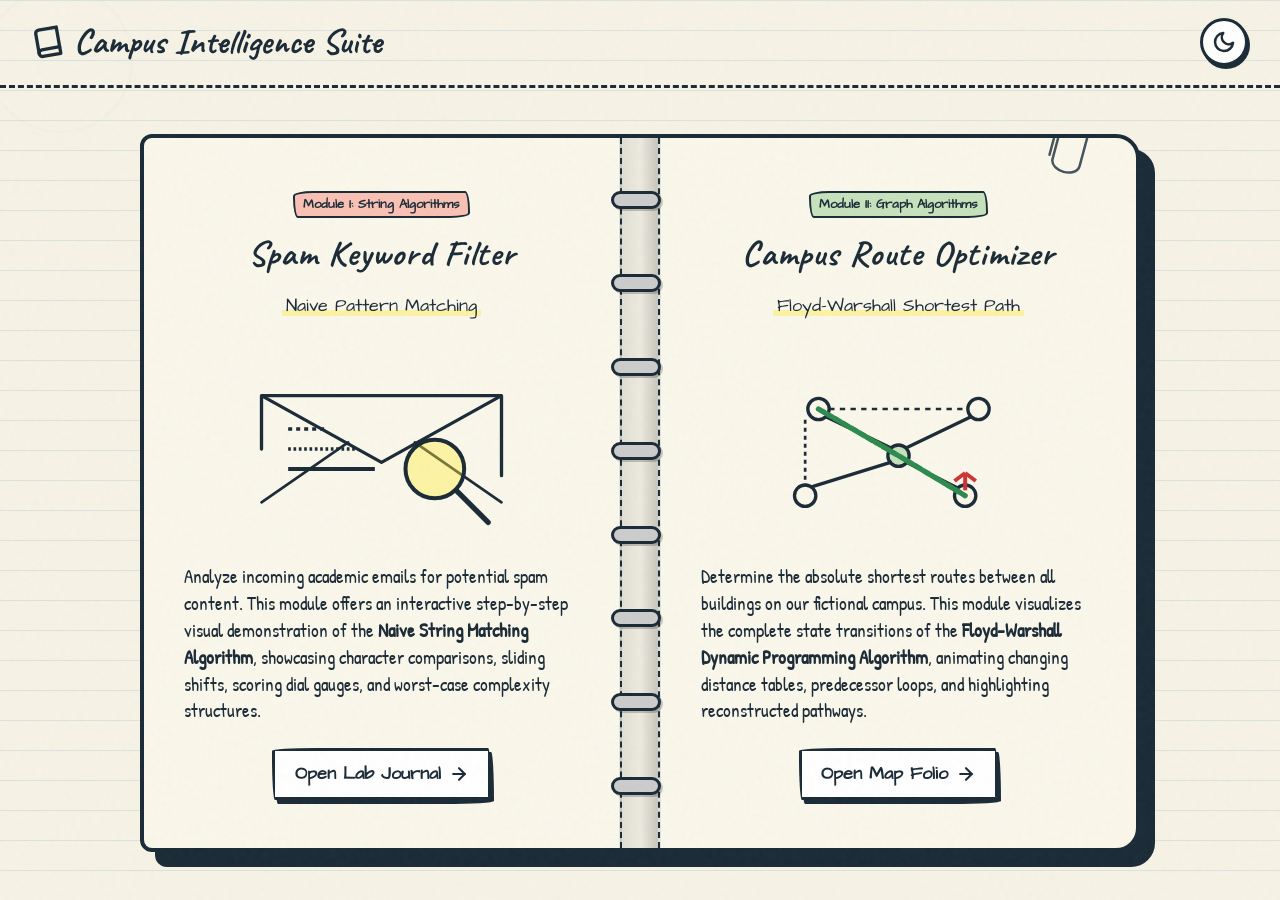
<file: index.html>
<!DOCTYPE html>
<html lang="en">
<head>
  <meta charset="UTF-8">
  <meta name="viewport" content="width=device-width, initial-scale=1.0">
  <title>Campus Intelligence Suite</title>
  <meta name="description" content="A vintage notebook-themed university suite for Spam Keyword Filtering (Naive String Matching) and Campus Route Optimization (Floyd-Warshall Algorithm).">
  <!-- Shared Style -->
  <link rel="stylesheet" href="shared/shared.css">
  <style>
    /* Unique styles for Landing Page Cover & Inner Page */
    .desk-container {
      display: flex;
      justify-content: center;
      align-items: center;
      min-height: 90vh;
      padding: 2rem 1rem;
    }

    .notebook {
      width: 1000px;
      max-width: 100%;
      min-height: 600px;
      background: var(--card-bg);
      border: 4px solid var(--ink-color);
      border-radius: 12px 24px 24px 12px;
      box-shadow: 15px 15px 0 var(--ink-color);
      display: flex;
      flex-direction: row;
      position: relative;
      overflow: hidden;
      transition: transform 0.3s ease, box-shadow 0.3s ease, background-color var(--transition-speed);
    }

    /* Central binding spirals */
    .notebook-binding {
      width: 40px;
      background: linear-gradient(90deg, rgba(0,0,0,0.1) 0%, rgba(0,0,0,0.05) 50%, rgba(0,0,0,0.2) 100%);
      border-left: 2px dashed var(--ink-color);
      border-right: 2px dashed var(--ink-color);
      position: relative;
      display: flex;
      flex-direction: column;
      justify-content: space-around;
      align-items: center;
      padding: 20px 0;
      z-index: 10;
    }

    .spiral-ring {
      width: 50px;
      height: 18px;
      border: 3px solid var(--ink-color);
      border-radius: 10px;
      background: #ccc;
      box-shadow: 2px 2px 0 rgba(0,0,0,0.2);
      transform: translateX(-4px);
    }
    
    [data-theme="dark"] .spiral-ring {
      background: #1c305c;
      border-color: var(--ink-color);
    }

    .notebook-page {
      flex: 1;
      padding: 3rem 2.5rem;
      display: flex;
      flex-direction: column;
      justify-content: space-between;
      position: relative;
    }

    .notebook-page.left-page {
      border-right: 1px solid var(--paper-line);
    }

    .notebook-page.right-page {
      border-left: 1px solid var(--paper-line);
    }

    /* Header styling */
    .university-header {
      text-align: center;
      margin-bottom: 2rem;
      border-bottom: 2px double var(--ink-color);
      padding-bottom: 1.5rem;
      position: relative;
    }

    .university-header h2 {
      font-size: 2.8rem;
      line-height: 1.1;
      margin-bottom: 0.5rem;
    }

    .university-header p {
      font-family: var(--font-ui);
      font-size: 1rem;
      letter-spacing: 2px;
      text-transform: uppercase;
      opacity: 0.8;
    }

    /* Illustrations styling */
    .illus-box {
      width: 100%;
      height: 180px;
      display: flex;
      justify-content: center;
      align-items: center;
      margin: 1.5rem 0;
      position: relative;
    }

    .illus-box svg {
      width: 100%;
      height: 100%;
      max-height: 160px;
      fill: none;
      stroke: var(--ink-color);
      stroke-width: 2;
    }

    .module-card {
      text-align: center;
      height: 100%;
      display: flex;
      flex-direction: column;
      justify-content: space-between;
      align-items: center;
    }

    .module-card h3 {
      font-size: 2.2rem;
      margin-bottom: 0.5rem;
      position: relative;
    }

    .module-card p.description {
      font-size: 1.2rem;
      margin-bottom: 1.5rem;
      line-height: 1.4;
      text-align: left;
    }

    /* Doodles & Ink Rings */
    .coffee-stain {
      top: -30px;
      left: -30px;
      width: 180px;
      height: 180px;
      opacity: 0.12;
    }
    
    [data-theme="dark"] .coffee-stain {
      opacity: 0.04;
    }

    .clip-art {
      position: absolute;
      top: -20px;
      right: 40px;
      width: 50px;
      height: 60px;
      transform: rotate(15deg);
      opacity: 0.8;
    }

    /* Responsive adjustments */
    @media (max-width: 900px) {
      .notebook {
        flex-direction: column;
        border-radius: 12px;
        box-shadow: 10px 10px 0 var(--ink-color);
      }
      .notebook-binding {
        width: 100%;
        height: 30px;
        flex-direction: row;
        border-left: none;
        border-right: none;
        border-top: 2px dashed var(--ink-color);
        border-bottom: 2px dashed var(--ink-color);
        padding: 0 20px;
      }
      .spiral-ring {
        width: 18px;
        height: 40px;
        transform: translateY(-4px);
      }
      .notebook-page.left-page {
        border-right: none;
        border-bottom: 2px dashed var(--paper-line);
      }
      .notebook-page.right-page {
        border-left: none;
        border-top: 2px dashed var(--paper-line);
      }
      .notebook-page {
        padding: 2.5rem 1.5rem;
      }
    }
  </style>
</head>
<body>

  <!-- Texture overlay -->
  <div class="paper-texture"></div>

  <!-- Header / Navigation -->
  <nav class="navbar">
    <a href="#" class="brand">
      <svg width="32" height="32" viewBox="0 0 24 24" fill="none" stroke="currentColor" stroke-width="2.5" stroke-linecap="round" stroke-linejoin="round" style="transform: rotate(-10deg);">
        <path d="M4 19.5A2.5 2.5 0 0 1 6.5 17H20"></path>
        <path d="M6.5 2H20v20H6.5A2.5 2.5 0 0 1 4 19.5v-15A2.5 2.5 0 0 1 6.5 2z"></path>
      </svg>
      Campus Intelligence Suite
    </a>
    <div class="nav-controls">
      <button class="theme-toggle" aria-label="Toggle Theme"></button>
    </div>
  </nav>

  <!-- Notebook container on a desk -->
  <div class="desk-container">
    <div class="notebook">
      <!-- Left Page: Spam Keyword Filter -->
      <div class="notebook-page left-page">
        <!-- Ruled notebook line effects inside page -->
        <div class="notebook-margin-line"></div>
        
        <div class="module-card">
          <div>
            <span class="badge" style="background-color: var(--marker-red); margin-bottom: 10px; display: inline-block;">Module I: String Algorithms</span>
            <h3>Spam Keyword Filter</h3>
            <p class="highlight-marker" style="font-family: var(--font-ui); font-size: 1.1rem; display: inline-block; margin-bottom: 1rem;">Naive Pattern Matching</p>
            
            <div class="illus-box">
              <!-- Hand-drawn Mail Envelope with a magnifying glass search -->
              <svg viewBox="0 0 200 120" xmlns="http://www.w3.org/2000/svg">
                <!-- Envelope -->
                <path d="M10 20 H190 V100 H10 Z" style="stroke-dasharray: 240; stroke-dashoffset: 0; stroke-width: 2.5; stroke-linecap: round; stroke-linejoin: round; fill: var(--card-bg);" />
                <!-- Envelope flaps -->
                <path d="M10 20 L100 70 L190 20" style="stroke-width: 2.5; stroke-linejoin: round;" />
                <path d="M10 100 L75 55" style="stroke-width: 2; stroke-linecap: round;" />
                <path d="M190 100 L125 55" style="stroke-width: 2; stroke-linecap: round;" />
                <!-- Magnifying Glass -->
                <circle cx="140" cy="75" r="22" style="stroke-width: 3; fill: var(--marker-yellow);" />
                <line x1="156" y1="91" x2="180" y2="115" style="stroke-width: 4; stroke-linecap: round;" />
                <!-- Sketchy keyword lines representing scan -->
                <line x1="30" y1="45" x2="60" y2="45" style="stroke-width: 2.5; stroke-dasharray: 3 3;" />
                <line x1="30" y1="60" x2="80" y2="60" style="stroke-width: 2.5; stroke-dasharray: 2 2;" />
                <line x1="30" y1="75" x2="95" y2="75" style="stroke-width: 3;" />
              </svg>
            </div>
            
            <p class="description">
              Analyze incoming academic emails for potential spam content. This module offers an interactive step-by-step visual demonstration of the <strong>Naive String Matching Algorithm</strong>, showcasing character comparisons, sliding shifts, scoring dial gauges, and worst-case complexity structures.
            </p>
          </div>
          
          <a href="spam-filter/index.html" class="sketch-btn btn-red nav-transition">
            Open Lab Journal
            <svg width="20" height="20" viewBox="0 0 24 24" fill="none" stroke="currentColor" stroke-width="2.5" stroke-linecap="round" stroke-linejoin="round"><line x1="5" y1="12" x2="19" y2="12"></line><polyline points="12 5 19 12 12 19"></polyline></svg>
          </a>
        </div>
      </div>

      <!-- Centered Binding spirals -->
      <div class="notebook-binding">
        <div class="spiral-ring"></div>
        <div class="spiral-ring"></div>
        <div class="spiral-ring"></div>
        <div class="spiral-ring"></div>
        <div class="spiral-ring"></div>
        <div class="spiral-ring"></div>
        <div class="spiral-ring"></div>
        <div class="spiral-ring"></div>
      </div>

      <!-- Right Page: Route Optimization -->
      <div class="notebook-page right-page">
        <!-- Paperclip doodle decoration -->
        <svg class="clip-art" viewBox="0 0 50 60" fill="none" xmlns="http://www.w3.org/2000/svg">
          <path d="M10 20 V45 C10 52 18 55 24 55 C30 55 38 52 38 45 V15 C38 8 28 3 20 3 C12 3 6 8 6 15 V42" stroke="currentColor" stroke-width="2.5" stroke-linecap="round"/>
        </svg>

        <div class="module-card">
          <div>
            <span class="badge" style="background-color: var(--marker-green); margin-bottom: 10px; display: inline-block;">Module II: Graph Algorithms</span>
            <h3>Campus Route Optimizer</h3>
            <p class="highlight-marker" style="font-family: var(--font-ui); font-size: 1.1rem; display: inline-block; margin-bottom: 1rem;">Floyd-Warshall Shortest Path</p>
            
            <div class="illus-box">
              <!-- Hand-drawn Campus map and routes -->
              <svg viewBox="0 0 200 120" xmlns="http://www.w3.org/2000/svg">
                <!-- Grid nodes -->
                <circle cx="40" cy="30" r="8" style="stroke-width: 2.5; fill: var(--card-bg);" />
                <circle cx="160" cy="30" r="8" style="stroke-width: 2.5; fill: var(--card-bg);" />
                <circle cx="100" cy="65" r="8" style="stroke-width: 2.5; fill: var(--marker-green);" />
                <circle cx="30" cy="95" r="8" style="stroke-width: 2.5; fill: var(--card-bg);" />
                <circle cx="150" cy="95" r="8" style="stroke-width: 2.5; fill: var(--card-bg);" />
                <!-- Dashed paths -->
                <line x1="48" y1="30" x2="152" y2="30" style="stroke-width: 2; stroke-dasharray: 4 4;" />
                <line x1="46" y1="36" x2="94" y2="59" style="stroke-width: 2.5; stroke-linecap: round;" />
                <line x1="154" y1="36" x2="106" y2="59" style="stroke-width: 2.5; stroke-linecap: round;" />
                <line x1="36" y1="88" x2="94" y2="70" style="stroke-width: 2.5; stroke-linecap: round;" />
                <line x1="144" y1="89" x2="106" y2="70" style="stroke-width: 2.5; stroke-linecap: round;" />
                <line x1="30" y1="38" x2="30" y2="87" style="stroke-width: 2; stroke-dasharray: 3 3;" />
                <!-- Sketched path trace -->
                <path d="M 40 30 L 100 65 L 150 95" style="stroke: var(--pencil-green); stroke-width: 4; fill: none; stroke-linecap: round; stroke-linejoin: round; stroke-dasharray: 5 2;" />
                <!-- Sketched destination indicator -->
                <path d="M150 78 L150 91" style="stroke: var(--pencil-red); stroke-width: 3;" />
                <path d="M150 78 L142 84" style="stroke: var(--pencil-red); stroke-width: 3;" />
                <path d="M150 78 L158 84" style="stroke: var(--pencil-red); stroke-width: 3;" />
              </svg>
            </div>
            
            <p class="description">
              Determine the absolute shortest routes between all buildings on our fictional campus. This module visualizes the complete state transitions of the <strong>Floyd-Warshall Dynamic Programming Algorithm</strong>, animating changing distance tables, predecessor loops, and highlighting reconstructed pathways.
            </p>
          </div>
          
          <a href="route-optimizer/index.html" class="sketch-btn btn-green nav-transition">
            Open Map Folio
            <svg width="20" height="20" viewBox="0 0 24 24" fill="none" stroke="currentColor" stroke-width="2.5" stroke-linecap="round" stroke-linejoin="round"><line x1="5" y1="12" x2="19" y2="12"></line><polyline points="12 5 19 12 12 19"></polyline></svg>
          </a>
        </div>
      </div>
    </div>
  </div>

  <!-- Decorative coffee cup stain backdrop -->
  <img src="data:image/svg+xml;utf8,<svg viewBox='0 0 100 100' xmlns='http://www.w3.org/2000/svg'><circle cx='50' cy='50' r='40' stroke='rgb(139,90,43)' stroke-width='1.5' fill='none' opacity='0.15'/><circle cx='48' cy='52' r='40.5' stroke='rgb(139,90,43)' stroke-width='0.5' fill='none' opacity='0.08'/></svg>" class="doodle coffee-stain" alt="Coffee ring decoration">

  

  <!-- Shared Script -->
  <script src="shared/shared.js"></script>
</body>
</html>
</file>
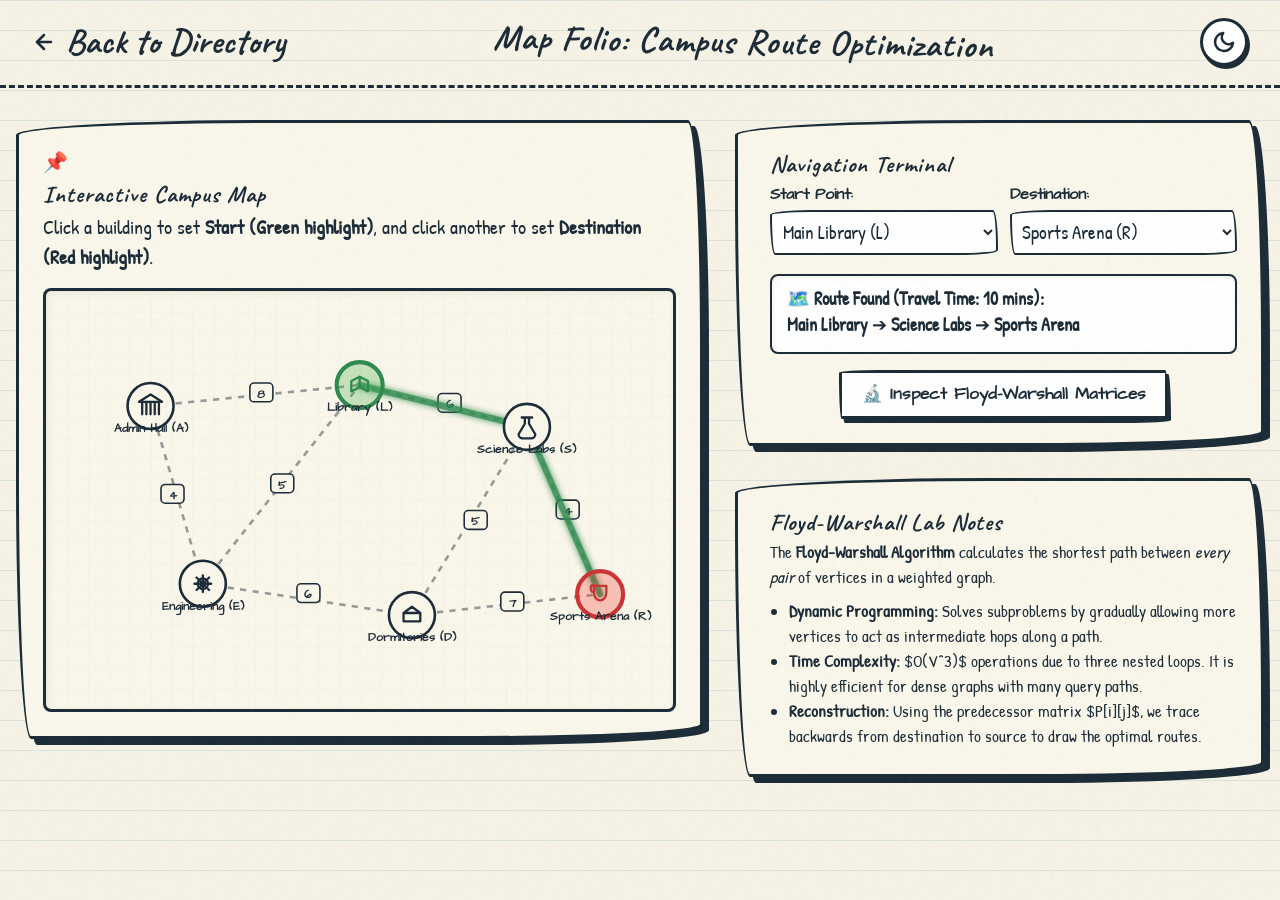
<file: route-optimizer/index.html>
<!DOCTYPE html>
<html lang="en">
<head>
  <meta charset="UTF-8">
  <meta name="viewport" content="width=device-width, initial-scale=1.0">
  <title>Campus Route Optimization</title>
  <!-- Shared Style -->
  <link rel="stylesheet" href="../shared/shared.css">
  <link rel="stylesheet" href="route.css">
</head>
<body>

  <!-- Page Texture -->
  <div class="paper-texture"></div>

  <!-- Navbar -->
  <nav class="navbar">
    <a href="../index.html" class="brand nav-transition">
      <svg width="24" height="24" viewBox="0 0 24 24" fill="none" stroke="currentColor" stroke-width="2.5" stroke-linecap="round" stroke-linejoin="round">
        <line x1="19" y1="12" x2="5" y2="12"></line>
        <polyline points="12 19 5 12 12 5"></polyline>
      </svg>
      Back to Directory
    </a>
    <h2 style="font-size: 2.2rem; transform: rotate(1deg);">Map Folio: Campus Route Optimization</h2>
    <div class="nav-controls">
      <button class="theme-toggle" aria-label="Toggle Theme"></button>
    </div>
  </nav>

  <!-- Main Container -->
  <div class="map-layout-container">
    
    <!-- Left Column: SVG Map -->
    <div class="map-column flex-2">
      <div class="sketch-card map-card">
        <div class="card-header">
          <span class="paper-clip">📌</span>
          <h3>Interactive Campus Map</h3>
        </div>
        <p style="margin-bottom: 1rem;">Click a building to set <strong>Start (Green highlight)</strong>, and click another to set <strong>Destination (Red highlight)</strong>.</p>
        
        <div class="map-wrapper">
          <!-- The Campus Map as an Interactive SVG -->
          <svg viewBox="0 0 600 400" id="campus-svg-map">
            <!-- Grid texture backing for grid alignment in SVG -->
            <defs>
              <pattern id="smallGrid" width="20" height="20" patternUnits="userSpaceOnUse">
                <path d="M 20 0 L 0 0 0 20" fill="none" stroke="rgba(0,0,0,0.03)" stroke-width="1" />
              </pattern>
            </defs>
            <rect width="100%" height="100%" fill="url(#smallGrid)" />

            <!-- Connection Road Paths (Dashed Pencil paths) -->
            <!-- A - L -->
            <line x1="100" y1="110" x2="300" y2="90" class="map-road" id="road-A-L" />
            <!-- A - E -->
            <line x1="100" y1="110" x2="150" y2="280" class="map-road" id="road-A-E" />
            <!-- E - L -->
            <line x1="150" y1="280" x2="300" y2="90" class="map-road" id="road-E-L" />
            <!-- L - S -->
            <line x1="300" y1="90" x2="460" y2="130" class="map-road" id="road-L-S" />
            <!-- E - D -->
            <line x1="150" y1="280" x2="350" y2="310" class="map-road" id="road-E-D" />
            <!-- S - D -->
            <line x1="460" y1="130" x2="350" y2="310" class="map-road" id="road-S-D" />
            <!-- S - R -->
            <line x1="460" y1="130" x2="530" y2="290" class="map-road" id="road-S-R" />
            <!-- D - R -->
            <line x1="350" y1="310" x2="530" y2="290" class="map-road" id="road-D-R" />

            <!-- Walking Time labels on Edges -->
            <!-- A-L (8) -->
            <rect x="195" y="88" width="22" height="18" class="road-label-bg" />
            <text x="206" y="102" class="road-label-text">8</text>

            <!-- A-E (4) -->
            <rect x="110" y="185" width="22" height="18" class="road-label-bg" />
            <text x="121" y="199" class="road-label-text">4</text>

            <!-- E-L (5) -->
            <rect x="215" y="175" width="22" height="18" class="road-label-bg" />
            <text x="226" y="189" class="road-label-text">5</text>

            <!-- L-S (6) -->
            <rect x="375" y="98" width="22" height="18" class="road-label-bg" />
            <text x="386" y="112" class="road-label-text">6</text>

            <!-- E-D (6) -->
            <rect x="240" y="280" width="22" height="18" class="road-label-bg" />
            <text x="251" y="294" class="road-label-text">6</text>

            <!-- S-D (5) -->
            <rect x="400" y="210" width="22" height="18" class="road-label-bg" />
            <text x="411" y="224" class="road-label-text">5</text>

            <!-- S-R (4) -->
            <rect x="488" y="200" width="22" height="18" class="road-label-bg" />
            <text x="499" y="214" class="road-label-text">4</text>

            <!-- D-R (7) -->
            <rect x="435" y="288" width="22" height="18" class="road-label-bg" />
            <text x="446" y="302" class="road-label-text">7</text>

            <!-- Animated Route Highlight Overlay Line (Solid Green crayon trace) -->
            <path id="route-highlight-path" d="" fill="none" class="route-trace" />

            <!-- Nodes / Buildings SVG groups -->
            <!-- ADMIN HALL (A) -->
            <g class="map-node" id="node-A" transform="translate(100, 110)">
              <circle cx="0" cy="0" r="22" class="node-circle" />
              <!-- Small sketch icon: Columns representing Admin building -->
              <path d="M-8,8 L-8,-4 L8,-4 L8,8 M-4,-4 L-4,8 M0,-4 L0,8 M4,-4 L4,8 M-11,-4 L11,-4 L0,-11 Z" class="node-icon" />
              <text x="0" y="25" class="node-tag">Admin Hall (A)</text>
            </g>

            <!-- ENGINEERING DEPT (E) -->
            <g class="map-node" id="node-E" transform="translate(150, 280)">
              <circle cx="0" cy="0" r="22" class="node-circle" />
              <!-- Small sketch icon: Gear representation -->
              <path d="M-6,-6 L6,6 M-6,6 L6,-6 M-8,0 L8,0 M0,-8 L0,8" stroke-width="2.5" class="node-icon" />
              <circle cx="0" cy="0" r="5" fill="none" class="node-icon" />
              <text x="0" y="25" class="node-tag">Engineering (E)</text>
            </g>

            <!-- MAIN LIBRARY (L) -->
            <g class="map-node" id="node-L" transform="translate(300, 90)">
              <circle cx="0" cy="0" r="22" class="node-circle" />
              <!-- Small sketch icon: Book representation -->
              <path d="M-8,-4 L0,-8 L8,-4 V6 L0,2 L-8,6 Z M0,-8 V2" class="node-icon" />
              <text x="0" y="25" class="node-tag">Library (L)</text>
            </g>

            <!-- SCIENCE LABS (S) -->
            <g class="map-node" id="node-S" transform="translate(460, 130)">
              <circle cx="0" cy="0" r="22" class="node-circle" />
              <!-- Small sketch icon: Beaker representation -->
              <path d="M-5,-9 L5,-9 M-2,-9 L-2,-3 L-8,7 A4,4 0 0 0 -4,11 L4,11 A4,4 0 0 0 8,7 L2,-3 L2,-9" class="node-icon" />
              <text x="0" y="25" class="node-tag">Science Labs (S)</text>
            </g>

            <!-- STUDENT DORMS (D) -->
            <g class="map-node" id="node-D" transform="translate(350, 310)">
              <circle cx="0" cy="0" r="22" class="node-circle" />
              <!-- Small sketch icon: House/Beds representation -->
              <path d="M-8,6 V-2 L0,-8 L8,-2 V6 Z M-8,-2 L8,-2" class="node-icon" />
              <text x="0" y="25" class="node-tag">Dormitories (D)</text>
            </g>

            <!-- SPORTS ARENA (R) -->
            <g class="map-node" id="node-R" transform="translate(530, 290)">
              <circle cx="0" cy="0" r="22" class="node-circle" />
              <!-- Small sketch icon: Whistle or Trophy shape -->
              <path d="M-6,-8 H6 V-2 C6,3 3,6 0,6 C-3,6 -6,3 -6,-2 Z M-6,-2 C-8,-2 -9,-4 -9,-6 C-9,-8 -8,-9 -6,-9" class="node-icon" />
              <text x="0" y="25" class="node-tag">Sports Arena (R)</text>
            </g>
          </svg>
        </div>
      </div>
    </div>

    <!-- Right Column: Algorithm Panel -->
    <div class="map-column flex-1">
      
      <!-- Card: Router Console Selection -->
      <div class="sketch-card route-sidebar-card">
        <div class="card-header">
          <h3>Navigation Terminal</h3>
        </div>
        
        <div class="route-selection-grid">
          <div>
            <label for="select-start-node" class="route-label">Start Point:</label>
            <select id="select-start-node" class="sketch-input route-select">
              <option value="A">Admin Hall (A)</option>
              <option value="E">Engineering Dept (E)</option>
              <option value="L" selected>Main Library (L)</option>
              <option value="S">Science Labs (S)</option>
              <option value="D">Student Dormitories (D)</option>
              <option value="R">Sports Arena (R)</option>
            </select>
          </div>
          <div>
            <label for="select-end-node" class="route-label">Destination:</label>
            <select id="select-end-node" class="sketch-input route-select">
              <option value="A">Admin Hall (A)</option>
              <option value="E">Engineering Dept (E)</option>
              <option value="L">Main Library (L)</option>
              <option value="S">Science Labs (S)</option>
              <option value="D">Student Dormitories (D)</option>
              <option value="R" selected>Sports Arena (R)</option>
            </select>
          </div>
        </div>

        <div class="narrative-box" id="route-narrative">
          Select start and destination building. The Floyd-Warshall algorithm will calculate the shortest path.
        </div>

        <div style="text-align: center; margin-top: 1rem;">
          <button class="sketch-btn btn-green" id="btn-show-solver" style="font-size: 1.05rem;">🔬 Inspect Floyd-Warshall Matrices</button>
        </div>
      </div>

      <!-- Card: Floyd-Warshall Matrix Workspace -->
      <div class="sketch-card route-sidebar-card solver-workspace-card" id="solver-panel" style="display: none;">
        <div class="card-header">
          <h3>Floyd-Warshall Dynamic Matrices</h3>
        </div>
        <p style="margin-bottom: 0.8rem; font-size: 1.1rem;">
          Dynamic Programming: checking paths via intermediate vertex <strong id="current-k-label" class="highlight-marker">k = None</strong>.
        </p>

        <!-- Solver Steps Controller -->
        <div class="solver-controls">
          <button class="sketch-btn btn-small" id="btn-solver-prev">⏮ Prev k</button>
          <button class="sketch-btn btn-green btn-small" id="btn-solver-play">▶ Auto</button>
          <button class="sketch-btn btn-small" id="btn-solver-next">Next k ⏭</button>
        </div>
        
        <div class="solver-stepper-logs" id="solver-log-message">
          Init adjacency matrix representing direct edges (k = 0).
        </div>

        <!-- Scrollable Matrices Container -->
        <div class="matrices-container">
          <!-- Distance Matrix -->
          <div class="matrix-box">
            <h4>Distance Matrix D<sup>(k)</sup></h4>
            <table class="matrix-table" id="distance-matrix-table">
              <!-- Rendered via JS -->
            </table>
          </div>

          <!-- Predecessor Matrix -->
          <div class="matrix-box">
            <h4>Predecessor Matrix P<sup>(k)</sup></h4>
            <table class="matrix-table" id="predecessor-matrix-table">
              <!-- Rendered via JS -->
            </table>
          </div>
        </div>
        
        <div class="matrix-math-explanation">
          <strong>DP Update formula:</strong><br>
          <code>D[i][j] = min( D[i][j], D[i][k] + D[k][j] )</code>
        </div>
      </div>

      <!-- Card: Educational Notes -->
      <div class="sketch-card route-sidebar-card">
        <div class="card-header">
          <h3>Floyd-Warshall Lab Notes</h3>
        </div>
        <div class="lab-notes-content" style="font-size: 1.05rem;">
          <p>
            The <strong>Floyd-Warshall Algorithm</strong> calculates the shortest path between <em>every pair</em> of vertices in a weighted graph.
          </p>
          <ul style="margin-left: 1.2rem; margin-top: 0.5rem;">
            <li><strong>Dynamic Programming:</strong> Solves subproblems by gradually allowing more vertices to act as intermediate hops along a path.</li>
            <li><strong>Time Complexity:</strong> $O(V^3)$ operations due to three nested loops. It is highly efficient for dense graphs with many query paths.</li>
            <li><strong>Reconstruction:</strong> Using the predecessor matrix $P[i][j]$, we trace backwards from destination to source to draw the optimal routes.</li>
          </ul>
        </div>
      </div>

    </div>

  </div>

 

  <!-- Shared Script -->
  <script src="../shared/shared.js"></script>
  <!-- Module Script -->
  <script src="route.js"></script>
</body>
</html>
</file>
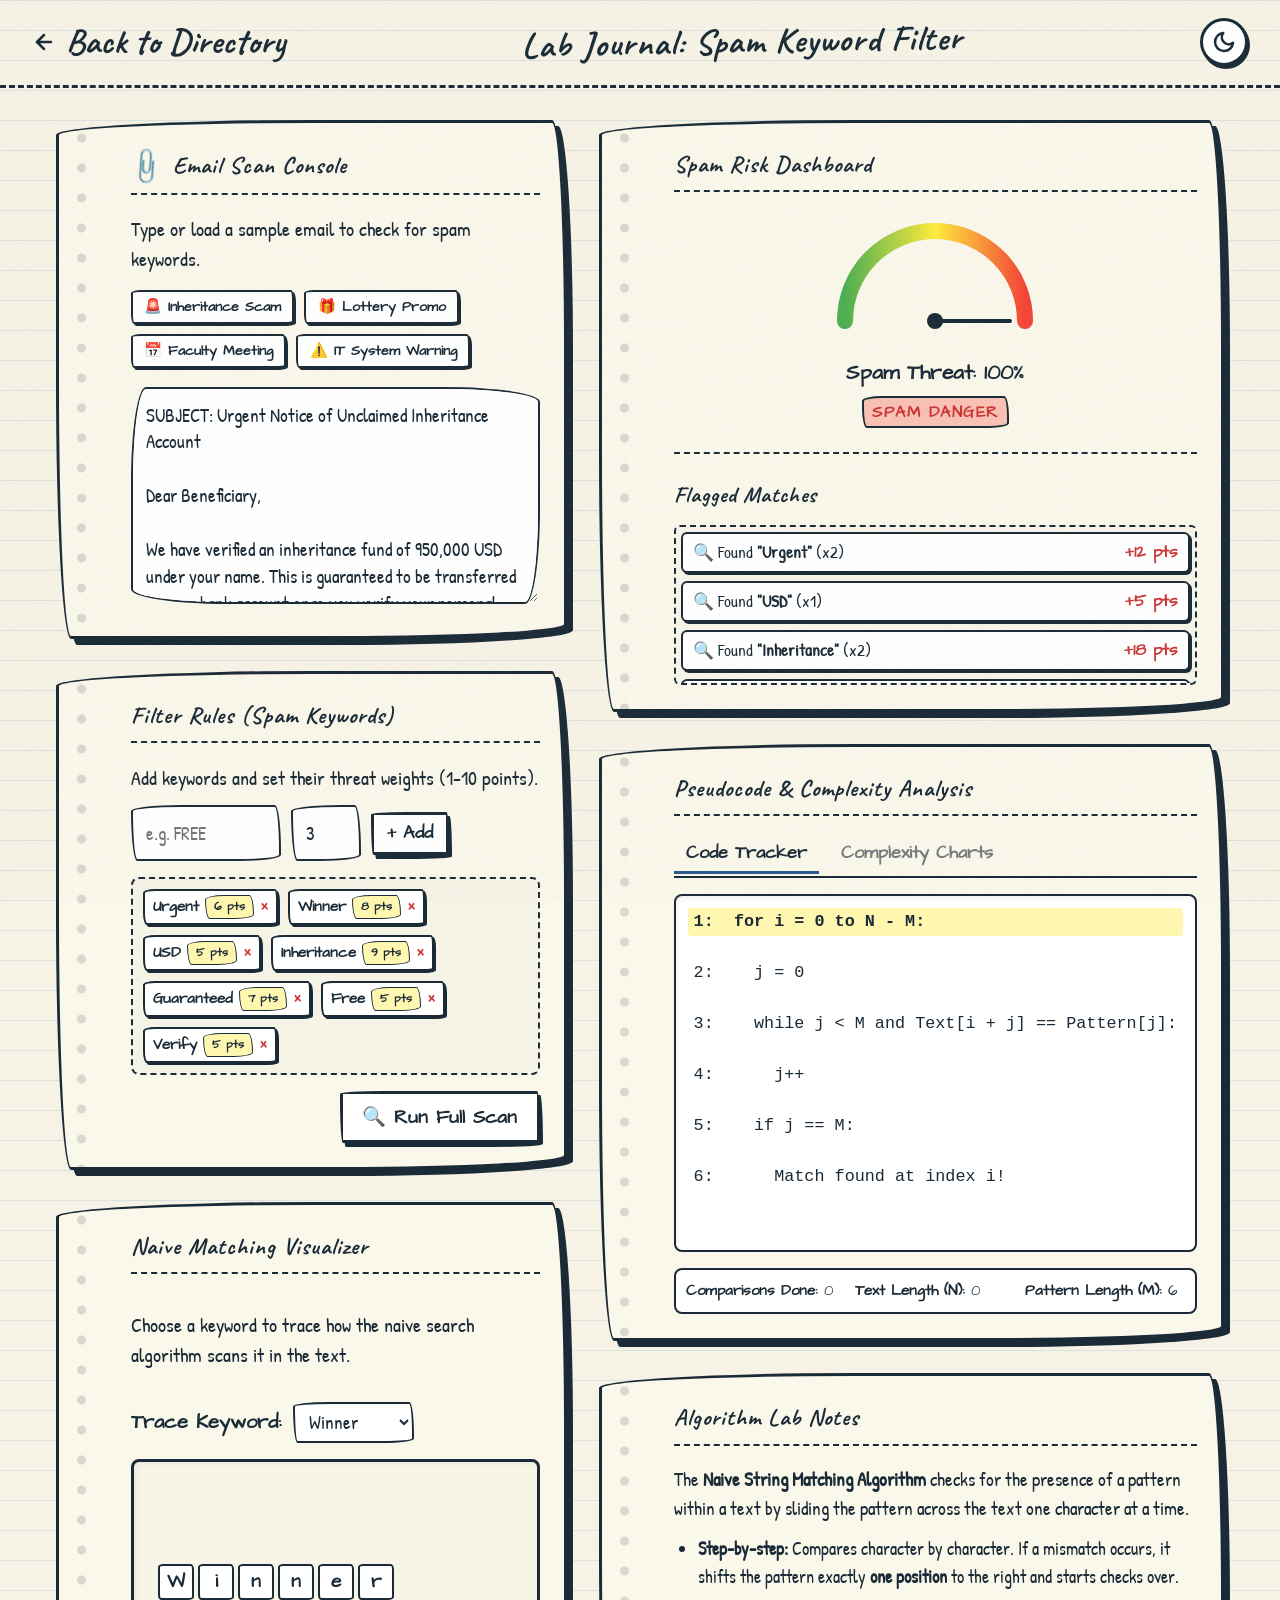
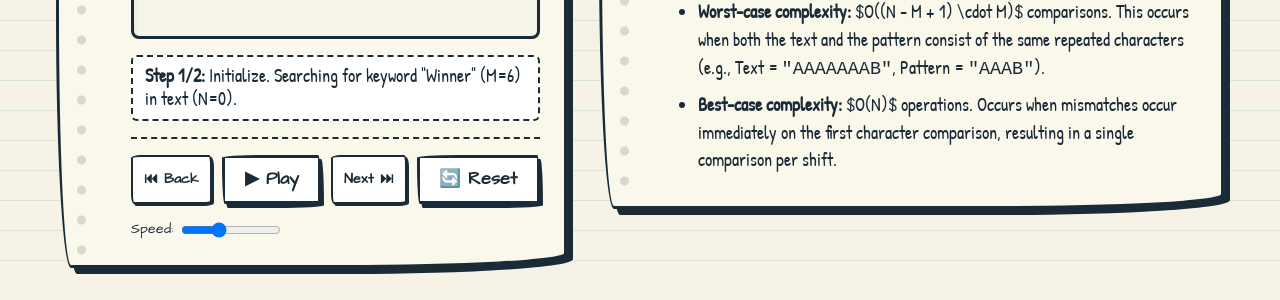
<file: spam-filter/index.html>
<!DOCTYPE html>
<html lang="en">
<head>
  <meta charset="UTF-8">
  <meta name="viewport" content="width=device-width, initial-scale=1.0">
  <title>Spam Keyword Filtering</title>
  <!-- Shared Style -->
  <link rel="stylesheet" href="../shared/shared.css">
  <link rel="stylesheet" href="spam.css">
</head>
<body>

  <!-- Page Texture -->
  <div class="paper-texture"></div>

  <!-- Navbar -->
  <nav class="navbar">
    <a href="../index.html" class="brand nav-transition">
      <svg width="24" height="24" viewBox="0 0 24 24" fill="none" stroke="currentColor" stroke-width="2.5" stroke-linecap="round" stroke-linejoin="round">
        <line x1="19" y1="12" x2="5" y2="12"></line>
        <polyline points="12 19 5 12 12 5"></polyline>
      </svg>
      Back to Directory
    </a>
    <h2 style="font-size: 2.2rem; transform: rotate(-1deg);">Lab Journal: Spam Keyword Filter</h2>
    <div class="nav-controls">
      <button class="theme-toggle" aria-label="Toggle Theme"></button>
    </div>
  </nav>

  <!-- Main Grid Container -->
  <div class="journal-container">
    
    <!-- Left Column: Input and Visualizer -->
    <div class="journal-col">
      
      <!-- Card 1: Email Scanning Text Input -->
      <div class="sketch-card notepad-page">
        <div class="notebook-margin-line"></div>
        <div class="card-header">
          <span class="paper-clip">📎</span>
          <h3>Email Scan Console</h3>
        </div>
        <p style="margin-bottom: 1rem;">Type or load a sample email to check for spam keywords.</p>
        
        <div class="template-shelf">
          <button class="sketch-btn btn-small" id="btn-tpl-scam">🚨 Inheritance Scam</button>
          <button class="sketch-btn btn-small" id="btn-tpl-promo">🎁 Lottery Promo</button>
          <button class="sketch-btn btn-small" id="btn-tpl-meeting">📅 Faculty Meeting</button>
          <button class="sketch-btn btn-small" id="btn-tpl-warning">⚠️ IT System Warning</button>
        </div>

        <textarea class="sketch-textarea" id="email-text" rows="7" placeholder="Dear Student, you have won an inheritance award of 500,000 USD. Please reply with urgent priority..."></textarea>
      </div>

      <!-- Card 2: Filter Keywords Customization -->
      <div class="sketch-card notepad-page">
        <div class="notebook-margin-line"></div>
        <div class="card-header">
          <h3>Filter Rules (Spam Keywords)</h3>
        </div>
        <p style="margin-bottom: 0.8rem;">Add keywords and set their threat weights (1-10 points).</p>
        
        <div class="keyword-manager">
          <div class="add-keyword-bar">
            <input type="text" id="new-keyword" class="sketch-input" placeholder="e.g. FREE" style="width: 150px;">
            <input type="number" id="new-weight" class="sketch-input" min="1" max="10" value="3" style="width: 70px;" title="Weight">
            <button class="sketch-btn btn-green" id="btn-add-keyword" style="padding: 0.4rem 0.8rem;">+ Add</button>
          </div>
          <div class="keyword-tags" id="keyword-tags-container">
            <!-- Populated via Javascript -->
          </div>
        </div>
        <div style="text-align: right; margin-top: 1rem;">
          <button class="sketch-btn btn-red" id="btn-run-scan" style="font-size: 1.2rem;">🔍 Run Full Scan</button>
        </div>
      </div>

      <!-- Card 3: Naive String Matching Visualizer -->
      <div class="sketch-card notepad-page visualizer-card">
        <div class="notebook-margin-line"></div>
        <div class="card-header">
          <h3>Naive Matching Visualizer</h3>
        </div>
        <p style="margin-bottom: 1rem;">Choose a keyword to trace how the naive search algorithm scans it in the text.</p>
        
        <div class="visualizer-selection-bar">
          <label for="select-trace-word" style="font-family: var(--font-ui); font-weight: bold;">Trace Keyword:</label>
          <select id="select-trace-word" class="sketch-input" style="padding: 0.3rem 0.6rem; font-family: var(--font-body);">
            <!-- Options dynamically added -->
          </select>
        </div>

        <!-- Animation Canvas Grid Container -->
        <div class="animation-container">
          <!-- Text Buffer Row -->
          <div class="slider-row" id="text-buffer-row">
            <!-- Filled via JS -->
          </div>
          <!-- Pattern Buffer Row -->
          <div class="slider-row" id="pattern-buffer-row">
            <!-- Filled via JS -->
          </div>
        </div>

        <!-- Animation Details log -->
        <div class="animation-log" id="animation-log-text">
          Select a keyword above and click Play to start the visual search alignment steps.
        </div>

        <!-- Controls -->
        <div class="control-panel">
          <div class="control-buttons">
            <button class="sketch-btn btn-small" id="btn-anim-prev" title="Step Backward">⏮ Back</button>
            <button class="sketch-btn btn-green" id="btn-anim-play">▶ Play</button>
            <button class="sketch-btn btn-small" id="btn-anim-next" title="Step Forward">Next ⏭</button>
            <button class="sketch-btn btn-red" id="btn-anim-reset">🔄 Reset</button>
          </div>
          <div class="speed-slider-container">
            <span style="font-family: var(--font-ui); font-size: 0.9rem;">Speed:</span>
            <input type="range" id="anim-speed" min="100" max="1500" value="600" style="width: 100px;">
          </div>
        </div>
      </div>

    </div>

    <!-- Right Column: Results & Theory -->
    <div class="journal-col">
      
      <!-- Card 4: Spam Risk Analysis (Spam Meter) -->
      <div class="sketch-card notepad-page">
        <div class="notebook-margin-line"></div>
        <div class="card-header">
          <h3>Spam Risk Dashboard</h3>
        </div>
        
        <div class="results-dashboard">
          <!-- Gauge Meter -->
          <div class="gauge-container">
            <div class="gauge-meter-wrapper">
              <svg width="220" height="130" viewBox="0 0 220 130">
                <defs>
                  <linearGradient id="gaugeGrad" x1="0%" y1="0%" x2="100%" y2="0%">
                    <stop offset="0%" stop-color="#4caf50" />
                    <stop offset="50%" stop-color="#ffeb3b" />
                    <stop offset="100%" stop-color="#f44336" />
                  </linearGradient>
                </defs>
                <!-- Arch outer -->
                <path d="M 20 110 A 90 90 0 0 1 200 110" fill="none" stroke="#ddd" stroke-width="16" stroke-linecap="round" />
                <path d="M 20 110 A 90 90 0 0 1 200 110" fill="none" stroke="url(#gaugeGrad)" stroke-width="16" stroke-linecap="round" />
                <!-- Center Pivot -->
                <circle cx="110" cy="110" r="8" fill="var(--ink-color)" />
                <!-- Indicator Dial needle -->
                <line id="gauge-needle" x1="110" y1="110" x2="110" y2="35" stroke="var(--ink-color)" stroke-width="4" stroke-linecap="round" style="transform-origin: 110px 110px; transform: rotate(-90deg); transition: transform 0.8s cubic-bezier(0.175, 0.885, 0.32, 1.275);" />
              </svg>
            </div>
            <div class="gauge-label" id="spam-score-label">Spam Threat: 0%</div>
            <div class="gauge-status badge" id="spam-status-badge" style="background-color: var(--marker-green); display: inline-block;">LEGITIMATE</div>
          </div>

          <!-- Statistics Breakdown -->
          <div class="scan-breakdown">
            <h4>Flagged Matches</h4>
            <div id="flagged-list" class="flagged-list-container">
              <p style="opacity: 0.6; font-style: italic;">No threat keywords detected yet. Run scan!</p>
            </div>
          </div>
        </div>
      </div>

      <!-- Card 5: Pseudocode Tracker & Algorithmic Complexity -->
      <div class="sketch-card notepad-page">
        <div class="notebook-margin-line"></div>
        <div class="card-header">
          <h3>Pseudocode & Complexity Analysis</h3>
        </div>

        <div class="tabs-container">
          <div class="tab-headers">
            <button class="tab-btn active" data-tab="tab-code">Code Tracker</button>
            <button class="tab-btn" data-tab="tab-graphs">Complexity Charts</button>
          </div>

          <div class="tab-content active" id="tab-code">
            <pre class="pseudocode-display">
<span id="p-line-1">1:  for i = 0 to N - M:</span>
<span id="p-line-2">2:    j = 0</span>
<span id="p-line-3">3:    while j &lt; M and Text[i + j] == Pattern[j]:</span>
<span id="p-line-4">4:      j++</span>
<span id="p-line-5">5:    if j == M:</span>
<span id="p-line-6">6:      Match found at index i!</span>
            </pre>
            <div class="complexity-stat-box">
              <div><strong>Comparisons Done:</strong> <span id="stat-comparisons">0</span></div>
              <div><strong>Text Length (N):</strong> <span id="stat-n">0</span></div>
              <div><strong>Pattern Length (M):</strong> <span id="stat-m">0</span></div>
            </div>
          </div>

          <div class="tab-content" id="tab-graphs">
            <p style="font-size: 1.1rem; margin-bottom: 0.5rem;">Compares actual comparisons vs theoretical cases ($N \cdot M$):</p>
            <div class="chart-container">
              <!-- Inline SVG for sketchy graph drawing -->
              <svg width="100%" height="200" id="complexity-svg-chart">
                <!-- Axes -->
                <line x1="30" y1="170" x2="280" y2="170" stroke="currentColor" stroke-width="2.5" />
                <line x1="30" y1="10" x2="30" y2="170" stroke="currentColor" stroke-width="2.5" />
                <!-- Axis Labels -->
                <text x="270" y="190" font-family="var(--font-ui)" font-size="12" fill="currentColor">N</text>
                <text x="5" y="20" font-family="var(--font-ui)" font-size="12" fill="currentColor">Ops</text>
                <!-- Worst Case Line (dashed) -->
                <path id="worst-case-path" d="M 30 170 Q 150 120 270 20" fill="none" stroke="var(--pencil-red)" stroke-width="2" stroke-dasharray="4 4" />
                <text x="180" y="50" font-family="var(--font-ui)" font-size="11" fill="var(--pencil-red)">Worst O(N•M)</text>
                <!-- Best Case Line (dotted) -->
                <line x1="30" y1="170" x2="270" y2="120" stroke="var(--pencil-green)" stroke-width="2" stroke-dasharray="2 2" />
                <text x="180" y="110" font-family="var(--font-ui)" font-size="11" fill="var(--pencil-green)">Best O(N)</text>
                <!-- Actual Comparisons Bar/Scatter Plot -->
                <circle id="actual-comp-point" cx="30" cy="170" r="6" fill="var(--pencil-blue)" style="transition: cx 0.5s, cy 0.5s;" />
                <text id="actual-comp-label" x="40" y="165" font-family="var(--font-ui)" font-size="12" fill="var(--pencil-blue)">Actual</text>
              </svg>
            </div>
          </div>
        </div>

      </div>

      <!-- Card 6: Educational Notes -->
      <div class="sketch-card notepad-page">
        <div class="notebook-margin-line"></div>
        <div class="card-header">
          <h3>Algorithm Lab Notes</h3>
        </div>
        <div class="lab-notes-content">
          <p>
            The <strong>Naive String Matching Algorithm</strong> checks for the presence of a pattern within a text by sliding the pattern across the text one character at a time.
          </p>
          <ul style="margin-left: 1.5rem; margin-top: 0.5rem;">
            <li><strong>Step-by-step:</strong> Compares character by character. If a mismatch occurs, it shifts the pattern exactly <strong>one position</strong> to the right and starts checks over.</li>
            <li><strong>Worst-case complexity:</strong> $O((N - M + 1) \cdot M)$ comparisons. This occurs when both the text and the pattern consist of the same repeated characters (e.g., Text = <code>"AAAAAAAB"</code>, Pattern = <code>"AAAB"</code>).</li>
            <li><strong>Best-case complexity:</strong> $O(N)$ operations. Occurs when mismatches occur immediately on the first character comparison, resulting in a single comparison per shift.</li>
          </ul>
        </div>
      </div>

    </div>

  </div>

 

  <!-- Shared Script -->
  <script src="../shared/shared.js"></script>
  <!-- Module Script -->
  <script src="spam.js"></script>
</body>
</html>
</file>
<file: shared/shared.css>
@import url('https://fonts.googleapis.com/css2?family=Architects+Daughter&family=Caveat:wght@700&family=Patrick+Hand&display=swap');

/* Shared Design Tokens */
:root {
  --font-title: 'Caveat', cursive;
  --font-body: 'Patrick Hand', cursive;
  --font-ui: 'Architects Daughter', cursive;
  
  /* Light Mode - Vintage Cream Paper & Pencil Ink */
  --bg-color: #f6f3e6;
  --paper-line: rgba(72, 133, 173, 0.15);
  --paper-margin: rgba(239, 108, 108, 0.4);
  --ink-color: #1a2a36;
  --pencil-blue: #2a5a8f;
  --pencil-red: #cc3333;
  --pencil-green: #2d8a4e;
  --marker-yellow: rgba(255, 235, 59, 0.4);
  --marker-green: rgba(76, 175, 80, 0.3);
  --marker-red: rgba(244, 67, 54, 0.3);
  --card-bg: #faf7eb;
  --btn-bg: #fff;
  --shadow-color: rgba(26, 42, 54, 0.15);
  
  --transition-speed: 0.3s;
}

[data-theme="dark"] {
  /* Dark Mode - Blueprint Layout & Cyan Chalk */
  --bg-color: #0b182d;
  --paper-line: rgba(38, 198, 218, 0.08);
  --paper-margin: rgba(255, 235, 59, 0.15);
  --ink-color: #e3f2fd;
  --pencil-blue: #90caf9;
  --pencil-red: #ff8a80;
  --pencil-green: #a5d6a7;
  --marker-yellow: rgba(255, 235, 59, 0.2);
  --marker-green: rgba(76, 175, 80, 0.25);
  --marker-red: rgba(244, 67, 54, 0.25);
  --card-bg: #10223f;
  --btn-bg: #152c52;
  --shadow-color: rgba(0, 0, 0, 0.4);
}

/* Base resets & styles */
* {
  box-sizing: border-box;
  margin: 0;
  padding: 0;
}

body {
  background-color: var(--bg-color);
  color: var(--ink-color);
  font-family: var(--font-body);
  font-size: 1.25rem;
  line-height: 1.5;
  overflow-x: hidden;
  position: relative;
  min-height: 100vh;
  transition: background-color var(--transition-speed), color var(--transition-speed);
}

/* Notebook Ruled Paper Background Overlay */
body::before {
  content: "";
  position: absolute;
  top: 0;
  left: 0;
  width: 100%;
  height: 100%;
  z-index: -2;
  background-size: 100% 30px, 30px 100%;
  pointer-events: none;
}

/* Light theme notebook lines */
body:not([data-theme="dark"])::before {
  background-image: 
    linear-gradient(var(--paper-line) 1px, transparent 1px),
    linear-gradient(90deg, transparent 59px, var(--paper-margin) 1px, transparent 60px);
}

/* Dark theme blueprint grid */
body[data-theme="dark"]::before {
  background-image: 
    linear-gradient(var(--paper-line) 1px, transparent 1px),
    linear-gradient(90deg, var(--paper-line) 1px, transparent 1px);
  background-size: 25px 25px, 25px 25px;
}

/* Global Paper Texture Overlay */
.paper-texture {
  position: fixed;
  top: 0;
  left: 0;
  width: 100vw;
  height: 100vh;
  pointer-events: none;
  z-index: 9999;
  opacity: 0.04;
  background-image: url("data:image/svg+xml,%3Csvg viewBox='0 0 200 200' xmlns='http://www.w3.org/2000/svg'%3E%3Cfilter id='noiseFilter'%3E%3CfeTurbulence type='fractalNoise' baseFrequency='0.8' numOctaves='3' stitchTiles='stitch'/%3E%3C/filter%3E%3Crect width='100%25' height='100%25' filter='url(%23noiseFilter)'/%3E%3C/svg%3E");
}

/* Headers */
h1, h2, h3, h4, h5, h6 {
  font-family: var(--font-title);
  color: var(--ink-color);
  font-weight: 700;
  letter-spacing: 1px;
}

/* Hand-drawn utility elements */
.sketch-card {
  background-color: var(--card-bg);
  border: 3px solid var(--ink-color);
  border-radius: 255px 15px 225px 15px/15px 225px 15px 255px;
  padding: 1.5rem;
  box-shadow: 6px 6px 0px var(--ink-color);
  transition: transform 0.2s, box-shadow 0.2s, background-color var(--transition-speed);
  position: relative;
}

.sketch-card:hover {
  transform: translate(-2px, -2px);
  box-shadow: 8px 8px 0px var(--ink-color);
}

/* Clicky Hand-drawn Button */
.sketch-btn {
  font-family: var(--font-ui);
  font-weight: bold;
  font-size: 1.1rem;
  padding: 0.6rem 1.2rem;
  background-color: var(--btn-bg);
  color: var(--ink-color);
  border: 3px solid var(--ink-color);
  border-radius: 225px 15px 255px 15px/15px 255px 15px 225px;
  cursor: pointer;
  outline: none;
  box-shadow: 3px 4px 0px var(--ink-color);
  transition: transform 0.1s, box-shadow 0.1s, background-color var(--transition-speed);
  display: inline-flex;
  align-items: center;
  gap: 8px;
  text-decoration: none;
}

.sketch-btn:hover {
  transform: translate(-1px, -1px);
  box-shadow: 4px 5px 0px var(--ink-color);
  background-color: var(--marker-yellow);
}

.sketch-btn:active {
  transform: translate(2px, 3px);
  box-shadow: 1px 1px 0px var(--ink-color);
}

.sketch-btn.btn-red:hover {
  background-color: var(--marker-red);
}

.sketch-btn.btn-green:hover {
  background-color: var(--marker-green);
}

/* Inputs & Form Elements */
.sketch-input, .sketch-textarea {
  font-family: var(--font-body);
  font-size: 1.2rem;
  padding: 0.8rem;
  background-color: var(--btn-bg);
  color: var(--ink-color);
  border: 2.5px solid var(--ink-color);
  border-radius: 120px 15px 100px 15px/15px 110px 15px 120px;
  outline: none;
  transition: border-color var(--transition-speed);
}

.sketch-textarea {
  border-radius: 15px 95px 15px 95px/95px 15px 95px 15px;
  resize: vertical;
}

.sketch-input:focus, .sketch-textarea:focus {
  border-color: var(--pencil-blue);
  box-shadow: 0 0 5px rgba(42, 90, 143, 0.3);
}

/* Header bar and layouts */
.navbar {
  display: flex;
  justify-content: space-between;
  align-items: center;
  padding: 1rem 2rem;
  border-bottom: 3px dashed var(--ink-color);
  background-color: transparent;
  z-index: 100;
  position: relative;
}

.navbar .brand {
  font-family: var(--font-title);
  font-size: 2.2rem;
  font-weight: bold;
  text-decoration: none;
  color: var(--ink-color);
  display: flex;
  align-items: center;
  gap: 10px;
}

.nav-controls {
  display: flex;
  align-items: center;
  gap: 15px;
}

/* Dark Mode Switcher (Sketchy hand-drawn icon toggler) */
.theme-toggle {
  width: 48px;
  height: 48px;
  border-radius: 50%;
  border: 3px solid var(--ink-color);
  background: var(--btn-bg);
  cursor: pointer;
  display: flex;
  align-items: center;
  justify-content: center;
  box-shadow: 2px 3px 0 var(--ink-color);
  transition: transform 0.1s;
}

.theme-toggle:active {
  transform: translate(1px, 2px);
  box-shadow: 1px 1px 0 var(--ink-color);
}

.theme-toggle svg {
  width: 24px;
  height: 24px;
  fill: none;
  stroke: var(--ink-color);
  stroke-width: 2.5;
  stroke-linecap: round;
  stroke-linejoin: round;
  transition: transform 0.3s ease;
}

.theme-toggle:hover svg {
  transform: rotate(20deg);
}

/* Page Wipe Transition Effect */
.page-transition-overlay {
  position: fixed;
  top: 0;
  left: 0;
  width: 100vw;
  height: 100vh;
  background-color: var(--ink-color);
  z-index: 10000;
  transform: translateX(-100%);
  transition: transform 0.6s cubic-bezier(0.77, 0, 0.175, 1);
  pointer-events: none;
}

.page-transition-overlay.active {
  transform: translateX(0);
}

.page-transition-overlay.exit {
  transform: translateX(100%);
}

/* Subtle Marker Highlight Overlay */
.highlight-marker {
  background-image: linear-gradient(120deg, var(--marker-yellow) 0%, var(--marker-yellow) 100%);
  background-repeat: no-repeat;
  background-size: 100% 0.35em;
  background-position: 0 85%;
  padding: 0 4px;
}

.badge {
  font-family: var(--font-ui);
  font-size: 0.8rem;
  padding: 2px 8px;
  border: 2px solid var(--ink-color);
  border-radius: 20px 5px 20px 5px/5px 20px 5px 20px;
  font-weight: bold;
}

/* Doodle items */
.doodle {
  position: absolute;
  pointer-events: none;
  opacity: 0.6;
  transition: opacity var(--transition-speed);
}
[data-theme="dark"] .doodle {
  opacity: 0.35;
}

/* Ruled paper margin line */
.notebook-margin-line {
  position: absolute;
  left: 59px;
  top: 0;
  bottom: 0;
  width: 2px;
  background-color: var(--paper-margin);
  z-index: -1;
}

/* Tooltip container */
.sketch-tooltip {
  position: relative;
  display: inline-block;
  cursor: help;
  border-bottom: 2px dotted var(--ink-color);
}

.sketch-tooltip .tooltip-text {
  visibility: hidden;
  width: 200px;
  background-color: var(--card-bg);
  color: var(--ink-color);
  border: 2px solid var(--ink-color);
  border-radius: 10px;
  padding: 10px;
  position: absolute;
  z-index: 10;
  bottom: 125%;
  left: 50%;
  transform: translateX(-50%);
  opacity: 0;
  transition: opacity 0.3s;
  font-family: var(--font-body);
  font-size: 1rem;
  box-shadow: 3px 3px 0 var(--ink-color);
}

.sketch-tooltip:hover .tooltip-text {
  visibility: visible;
  opacity: 1;
}

/* Responsive Footer */
footer {
  text-align: center;
  padding: 2rem;
  font-family: var(--font-ui);
  font-size: 0.95rem;
  border-top: 3px dashed var(--ink-color);
  margin-top: 3rem;
  position: relative;
}

/* Custom Scrollbar */
::-webkit-scrollbar {
  width: 12px;
}
::-webkit-scrollbar-track {
  background: var(--bg-color);
  border-left: 2px solid var(--ink-color);
}
::-webkit-scrollbar-thumb {
  background: var(--btn-bg);
  border: 3px solid var(--ink-color);
  border-radius: 10px;
}
::-webkit-scrollbar-thumb:hover {
  background: var(--marker-yellow);
}
</file>
<file: route-optimizer/route.css>
/* Route Optimization Module Styles */

.map-layout-container {
  display: grid;
  grid-template-columns: 1.3fr 1fr;
  gap: 2rem;
  max-width: 1300px;
  margin: 2rem auto;
  padding: 0 1rem;
}

@media (max-width: 950px) {
  .map-layout-container {
    grid-template-columns: 1fr;
  }
}

.map-column {
  display: flex;
  flex-direction: column;
  gap: 2rem;
}

.flex-2 {
  flex: 1.3;
}

.flex-1 {
  flex: 1;
}

/* Map Card */
.map-card {
  padding: 1.5rem;
}

.map-wrapper {
  border: 3px solid var(--ink-color);
  border-radius: 8px;
  background-color: var(--card-bg);
  overflow: hidden;
  position: relative;
  box-shadow: inset 2px 2px 8px rgba(0,0,0,0.06);
}

#campus-svg-map {
  width: 100%;
  height: auto;
  display: block;
  user-select: none;
}

/* Map SVG Styling */
.map-road {
  stroke: var(--ink-color);
  stroke-width: 2.5;
  stroke-dasharray: 6 6;
  opacity: 0.45;
  transition: opacity 0.3s, stroke-width 0.3s;
}

.map-road.active-road {
  opacity: 0.8;
  stroke-width: 3.5;
}

.road-label-bg {
  fill: var(--card-bg);
  stroke: var(--ink-color);
  stroke-width: 1.5;
  rx: 4;
}

.road-label-text {
  font-family: var(--font-ui);
  font-weight: bold;
  font-size: 11px;
  fill: var(--ink-color);
  text-anchor: middle;
}

/* Nodes / Buildings */
.map-node {
  cursor: pointer;
}

.node-circle {
  fill: var(--card-bg);
  stroke: var(--ink-color);
  stroke-width: 2.5;
  transition: transform 0.2s, stroke-width 0.2s, fill 0.2s;
  transform-origin: 0 0;
}

.node-icon {
  stroke: var(--ink-color);
  stroke-width: 2.2;
  fill: none;
  stroke-linecap: round;
  stroke-linejoin: round;
  transition: stroke 0.2s;
}

.node-tag {
  font-family: var(--font-ui);
  font-weight: bold;
  font-size: 11px;
  fill: var(--ink-color);
  text-anchor: middle;
}

/* Hover States for Nodes */
.map-node:hover .node-circle {
  transform: scale(1.1);
  stroke-width: 3.5;
  fill: var(--marker-yellow);
}

/* Active highlights on Nodes */
.map-node.start-node .node-circle {
  fill: var(--marker-green);
  stroke: var(--pencil-green);
  stroke-width: 4;
  animation: pulse-node-green 1.5s infinite alternate;
}

.map-node.start-node .node-icon {
  stroke: var(--pencil-green);
}

.map-node.end-node .node-circle {
  fill: var(--marker-red);
  stroke: var(--pencil-red);
  stroke-width: 4;
  animation: pulse-node-red 1.5s infinite alternate;
}

.map-node.end-node .node-icon {
  stroke: var(--pencil-red);
}

/* Node highlight if currently checked as intermediate 'k' in algorithm steps */
.map-node.k-node .node-circle {
  fill: var(--marker-yellow);
  stroke: var(--ink-color);
  stroke-width: 4;
  transform: scale(1.1);
}

/* Glowing Route trace overlay path */
.route-trace {
  stroke: var(--pencil-green);
  stroke-width: 6;
  stroke-linecap: round;
  stroke-linejoin: round;
  opacity: 0.85;
  /* Filters and glows */
  filter: drop-shadow(0px 0px 3px var(--pencil-green));
}

@keyframes pulse-node-green {
  from { transform: scale(1.0); }
  to { transform: scale(1.08); }
}

@keyframes pulse-node-red {
  from { transform: scale(1.0); }
  to { transform: scale(1.08); }
}

/* Route sidebar card layouts */
.route-sidebar-card {
  padding-left: 2rem;
}

.route-selection-grid {
  display: grid;
  grid-template-columns: 1fr 1fr;
  gap: 12px;
  margin-bottom: 1.2rem;
}

.route-label {
  display: block;
  font-family: var(--font-ui);
  font-size: 1rem;
  font-weight: bold;
  margin-bottom: 4px;
}

.route-select {
  width: 100%;
  padding: 0.4rem;
  font-family: var(--font-body);
}

.narrative-box {
  min-height: 80px;
  background-color: var(--btn-bg);
  border: 2.5px solid var(--ink-color);
  border-radius: 8px;
  padding: 10px 15px;
  font-family: var(--font-body);
  font-size: 1.15rem;
  line-height: 1.4;
  box-shadow: inset 2px 2px 5px rgba(0,0,0,0.05);
}

/* Floyd-Warshall Steps and Matrices CSS */
.solver-workspace-card {
  border-color: var(--pencil-blue);
  box-shadow: 6px 6px 0 var(--pencil-blue);
}

.solver-controls {
  display: flex;
  justify-content: space-between;
  margin-bottom: 1rem;
  gap: 8px;
}

.solver-stepper-logs {
  background-color: var(--btn-bg);
  border: 2px dashed var(--ink-color);
  border-radius: 6px;
  padding: 8px 12px;
  font-size: 1rem;
  min-height: 54px;
  line-height: 1.3;
  margin-bottom: 1.2rem;
}

/* Matrices Side-By-Side Layout */
.matrices-container {
  display: grid;
  grid-template-columns: 1fr;
  gap: 1.5rem;
}

@media (min-width: 550px) and (max-width: 950px) {
  .matrices-container {
    grid-template-columns: 1fr 1fr;
  }
}

.matrix-box h4 {
  font-family: var(--font-ui);
  font-size: 1.1rem;
  margin-bottom: 6px;
  text-align: center;
  border-bottom: 1.5px dashed var(--ink-color);
  padding-bottom: 4px;
}

.matrix-table {
  width: 100%;
  border-collapse: collapse;
  font-family: var(--font-ui);
  font-size: 0.9rem;
  text-align: center;
}

.matrix-table th, .matrix-table td {
  border: 1.5px solid var(--ink-color);
  width: 15%;
  height: 28px;
  vertical-align: middle;
  transition: background-color 0.3s;
}

.matrix-table th {
  background-color: rgba(0,0,0,0.04);
  font-weight: bold;
}

.matrix-table td.cell-row-header {
  background-color: rgba(0,0,0,0.04);
  font-weight: bold;
}

/* Active comparisons highlight */
.matrix-table td.cell-active {
  background-color: var(--marker-yellow);
  font-weight: bold;
}

.matrix-table td.cell-k-focus {
  background-color: rgba(38, 198, 218, 0.25);
  font-weight: bold;
}

/* Update cells */
.matrix-table td.cell-updated {
  background-color: var(--marker-green);
  animation: flash-green 1.2s;
}

.matrix-table td.cell-scribble-out {
  position: relative;
  color: var(--pencil-red);
}

.matrix-table td.cell-scribble-out::after {
  content: "";
  position: absolute;
  top: 50%;
  left: 15%;
  right: 15%;
  height: 2px;
  background-color: var(--pencil-red);
  transform: rotate(-12deg);
}

@keyframes flash-green {
  0% { background-color: var(--marker-green); }
  50% { background-color: rgba(76, 175, 80, 0.6); }
  100% { background-color: transparent; }
}

.matrix-math-explanation {
  margin-top: 1rem;
  padding: 8px;
  font-family: var(--font-ui);
  font-size: 0.85rem;
  border: 1.5px dashed var(--pencil-blue);
  border-radius: 6px;
  text-align: center;
  background-color: rgba(42, 90, 143, 0.05);
}
</file>
<file: spam-filter/spam.css>
/* Spam Keyword Filter Module Styles */

.journal-container {
  display: grid;
  grid-template-columns: 1.2fr 1fr;
  gap: 2rem;
  max-width: 1200px;
  margin: 2rem auto;
  padding: 0 1rem;
}

@media (max-width: 900px) {
  .journal-container {
    grid-template-columns: 1fr;
  }
}

.journal-col {
  display: flex;
  flex-direction: column;
  gap: 2rem;
}

/* Notebook Page customization */
.notepad-page {
  padding-left: 4.5rem; /* Space for binder margin */
  position: relative;
  overflow: hidden;
}

.notepad-page::after {
  content: "";
  position: absolute;
  left: 0;
  top: 0;
  bottom: 0;
  width: 45px;
  background: radial-gradient(circle, var(--ink-color) 4px, transparent 5px);
  background-size: 45px 30px;
  opacity: 0.15;
}

[data-theme="dark"] .notepad-page::after {
  opacity: 0.3;
}

.card-header {
  display: flex;
  align-items: center;
  gap: 10px;
  margin-bottom: 1.2rem;
  border-bottom: 2px dashed var(--ink-color);
  padding-bottom: 0.5rem;
}

.paper-clip {
  font-size: 1.6rem;
  transform: rotate(45deg);
}

/* Template Shelf */
.template-shelf {
  display: flex;
  flex-wrap: wrap;
  gap: 10px;
  margin-bottom: 1.2rem;
}

.sketch-btn.btn-small {
  font-size: 0.9rem;
  padding: 0.3rem 0.7rem;
  border-width: 2px;
  border-radius: 10px 3px 10px 3px/3px 10px 3px 10px;
  box-shadow: 2px 2px 0 var(--ink-color);
}

/* Textarea input height overrides */
#email-text {
  width: 100%;
  min-height: 150px;
  line-height: 1.4;
  font-family: var(--font-body);
}

/* Keywords Management */
.keyword-manager {
  display: flex;
  flex-direction: column;
  gap: 1rem;
}

.add-keyword-bar {
  display: flex;
  align-items: center;
  gap: 10px;
  flex-wrap: wrap;
}

.keyword-tags {
  display: flex;
  flex-wrap: wrap;
  gap: 10px;
  min-height: 50px;
  padding: 10px;
  border: 2px dashed var(--ink-color);
  border-radius: 8px;
  background-color: rgba(0,0,0,0.02);
}

.keyword-tag {
  display: inline-flex;
  align-items: center;
  gap: 6px;
  font-family: var(--font-ui);
  font-weight: bold;
  font-size: 0.95rem;
  padding: 4px 8px;
  background-color: var(--btn-bg);
  border: 2.5px solid var(--ink-color);
  border-radius: 12px 3px 10px 4px/4px 10px 3px 12px;
  box-shadow: 2px 2px 0 var(--ink-color);
  position: relative;
}

.keyword-tag .remove-tag {
  cursor: pointer;
  color: var(--pencil-red);
  font-size: 1.1rem;
  line-height: 1;
}

.keyword-tag .remove-tag:hover {
  font-weight: 900;
  transform: scale(1.1);
}

/* Visualizer Grid Container */
.visualizer-card {
  display: flex;
  flex-direction: column;
  gap: 1rem;
}

.visualizer-selection-bar {
  display: flex;
  align-items: center;
  gap: 12px;
}

.animation-container {
  border: 3px solid var(--ink-color);
  background-color: rgba(0,0,0,0.01);
  border-radius: 8px;
  padding: 1.5rem;
  display: flex;
  flex-direction: column;
  gap: 1.5rem;
  overflow-x: auto;
  position: relative;
  min-height: 180px;
  box-shadow: inset 2px 2px 5px rgba(0,0,0,0.05);
}

/* Slider Row */
.slider-row {
  display: flex;
  position: relative;
  height: 48px;
  align-items: center;
}

#pattern-buffer-row {
  /* Dynamic slide transition */
  transition: transform 0.3s cubic-bezier(0.25, 0.46, 0.45, 0.94);
  transform: translateX(0px);
}

/* Character Box */
.char-box {
  width: 36px;
  height: 36px;
  display: flex;
  justify-content: center;
  align-items: center;
  font-family: var(--font-ui);
  font-weight: bold;
  font-size: 1.2rem;
  border: 2px solid var(--ink-color);
  border-radius: 5px 3px 6px 3px/3px 6px 3px 5px;
  background-color: var(--btn-bg);
  margin-right: 4px;
  flex-shrink: 0;
  transition: background-color 0.2s, color 0.2s, transform 0.2s;
  position: relative;
}

/* Character states during Naive search */
.char-box.checking {
  background-color: var(--marker-yellow);
  transform: scale(1.05);
}

.char-box.matched {
  background-color: var(--marker-green);
  color: var(--pencil-green);
  border-color: var(--pencil-green);
  transform: scale(1.05);
}

.char-box.mismatched {
  background-color: var(--marker-red);
  color: var(--pencil-red);
  border-color: var(--pencil-red);
  transform: scale(0.95);
}

.char-box.mismatched::after {
  content: "";
  position: absolute;
  top: 10%;
  left: 45%;
  width: 2px;
  height: 80%;
  background-color: var(--pencil-red);
  transform: rotate(45deg);
}

/* Match Found overlay marker */
.char-box.full-match {
  box-shadow: 0 0 10px var(--pencil-green);
  background-color: rgba(76, 175, 80, 0.2);
}

/* Animation status log text */
.animation-log {
  min-height: 50px;
  background-color: var(--btn-bg);
  border: 2px dashed var(--ink-color);
  border-radius: 6px;
  padding: 8px 12px;
  font-size: 1.1rem;
  font-family: var(--font-body);
  line-height: 1.3;
}

/* Controls styling */
.control-panel {
  display: flex;
  justify-content: space-between;
  align-items: center;
  flex-wrap: wrap;
  gap: 15px;
  border-top: 2px dashed var(--ink-color);
  padding-top: 1rem;
}

.control-buttons {
  display: flex;
  gap: 10px;
  flex-wrap: wrap;
}

.speed-slider-container {
  display: flex;
  align-items: center;
  gap: 8px;
}

/* Gauge details */
.results-dashboard {
  display: flex;
  flex-direction: column;
  align-items: center;
  gap: 1.5rem;
  width: 100%;
}

.gauge-container {
  display: flex;
  flex-direction: column;
  align-items: center;
  border-bottom: 2px dashed var(--ink-color);
  padding-bottom: 1.5rem;
  width: 100%;
}

.gauge-meter-wrapper {
  position: relative;
  width: 220px;
}

.gauge-label {
  font-family: var(--font-ui);
  font-weight: bold;
  font-size: 1.3rem;
  margin-top: 0.5rem;
}

.gauge-status {
  margin-top: 0.5rem;
  font-size: 1rem;
  letter-spacing: 1.5px;
}

/* Scan Breakdown list */
.scan-breakdown {
  width: 100%;
  text-align: left;
}

.scan-breakdown h4 {
  font-size: 1.4rem;
  margin-bottom: 0.8rem;
}

.flagged-list-container {
  display: flex;
  flex-direction: column;
  gap: 8px;
  max-height: 160px;
  overflow-y: auto;
  padding: 5px;
  border: 2px dashed var(--ink-color);
  border-radius: 6px;
  background-color: rgba(0,0,0,0.01);
}

.flagged-item {
  display: flex;
  justify-content: space-between;
  align-items: center;
  padding: 6px 10px;
  background-color: var(--btn-bg);
  border: 2px solid var(--ink-color);
  border-radius: 6px;
  font-family: var(--font-body);
  font-size: 1.05rem;
  box-shadow: 2px 2px 0 var(--ink-color);
}

/* Pseudocode Tracker and Tab layouts */
.tabs-container {
  display: flex;
  flex-direction: column;
  gap: 1rem;
}

.tab-headers {
  display: flex;
  gap: 10px;
  border-bottom: 2px solid var(--ink-color);
  padding-bottom: 2px;
}

.tab-btn {
  font-family: var(--font-ui);
  font-weight: bold;
  padding: 6px 12px;
  background: none;
  border: none;
  cursor: pointer;
  color: var(--ink-color);
  opacity: 0.6;
  border-bottom: 3px solid transparent;
  font-size: 1.1rem;
}

.tab-btn:hover {
  opacity: 0.9;
}

.tab-btn.active {
  opacity: 1;
  border-bottom: 3px solid var(--pencil-blue);
}

.tab-content {
  display: none;
}

.tab-content.active {
  display: block;
}

.pseudocode-display {
  font-family: 'Courier New', Courier, monospace;
  font-size: 1.05rem;
  line-height: 1.4;
  background-color: var(--btn-bg);
  border: 2.5px solid var(--ink-color);
  border-radius: 8px;
  padding: 12px;
  box-shadow: inset 2px 2px 5px rgba(0,0,0,0.05);
  margin-bottom: 1rem;
}

.pseudocode-display span {
  display: block;
  padding: 2px 6px;
  border-radius: 4px;
}

/* Highlighting currently active pseudocode line */
.pseudocode-display span.active-line {
  background-color: var(--marker-yellow);
  font-weight: bold;
}

.complexity-stat-box {
  display: grid;
  grid-template-columns: repeat(3, 1fr);
  gap: 10px;
  font-family: var(--font-ui);
  font-size: 0.95rem;
  border: 2.5px solid var(--ink-color);
  border-radius: 8px;
  padding: 10px;
  background-color: var(--btn-bg);
}

/* Charts and SVGs */
.chart-container {
  border: 2.5px solid var(--ink-color);
  border-radius: 8px;
  background-color: var(--btn-bg);
  padding: 10px;
  display: flex;
  justify-content: center;
  align-items: center;
  position: relative;
}

.lab-notes-content p {
  margin-bottom: 0.8rem;
  font-size: 1.2rem;
}

.lab-notes-content li {
  margin-bottom: 0.5rem;
  font-size: 1.15rem;
}
</file>
